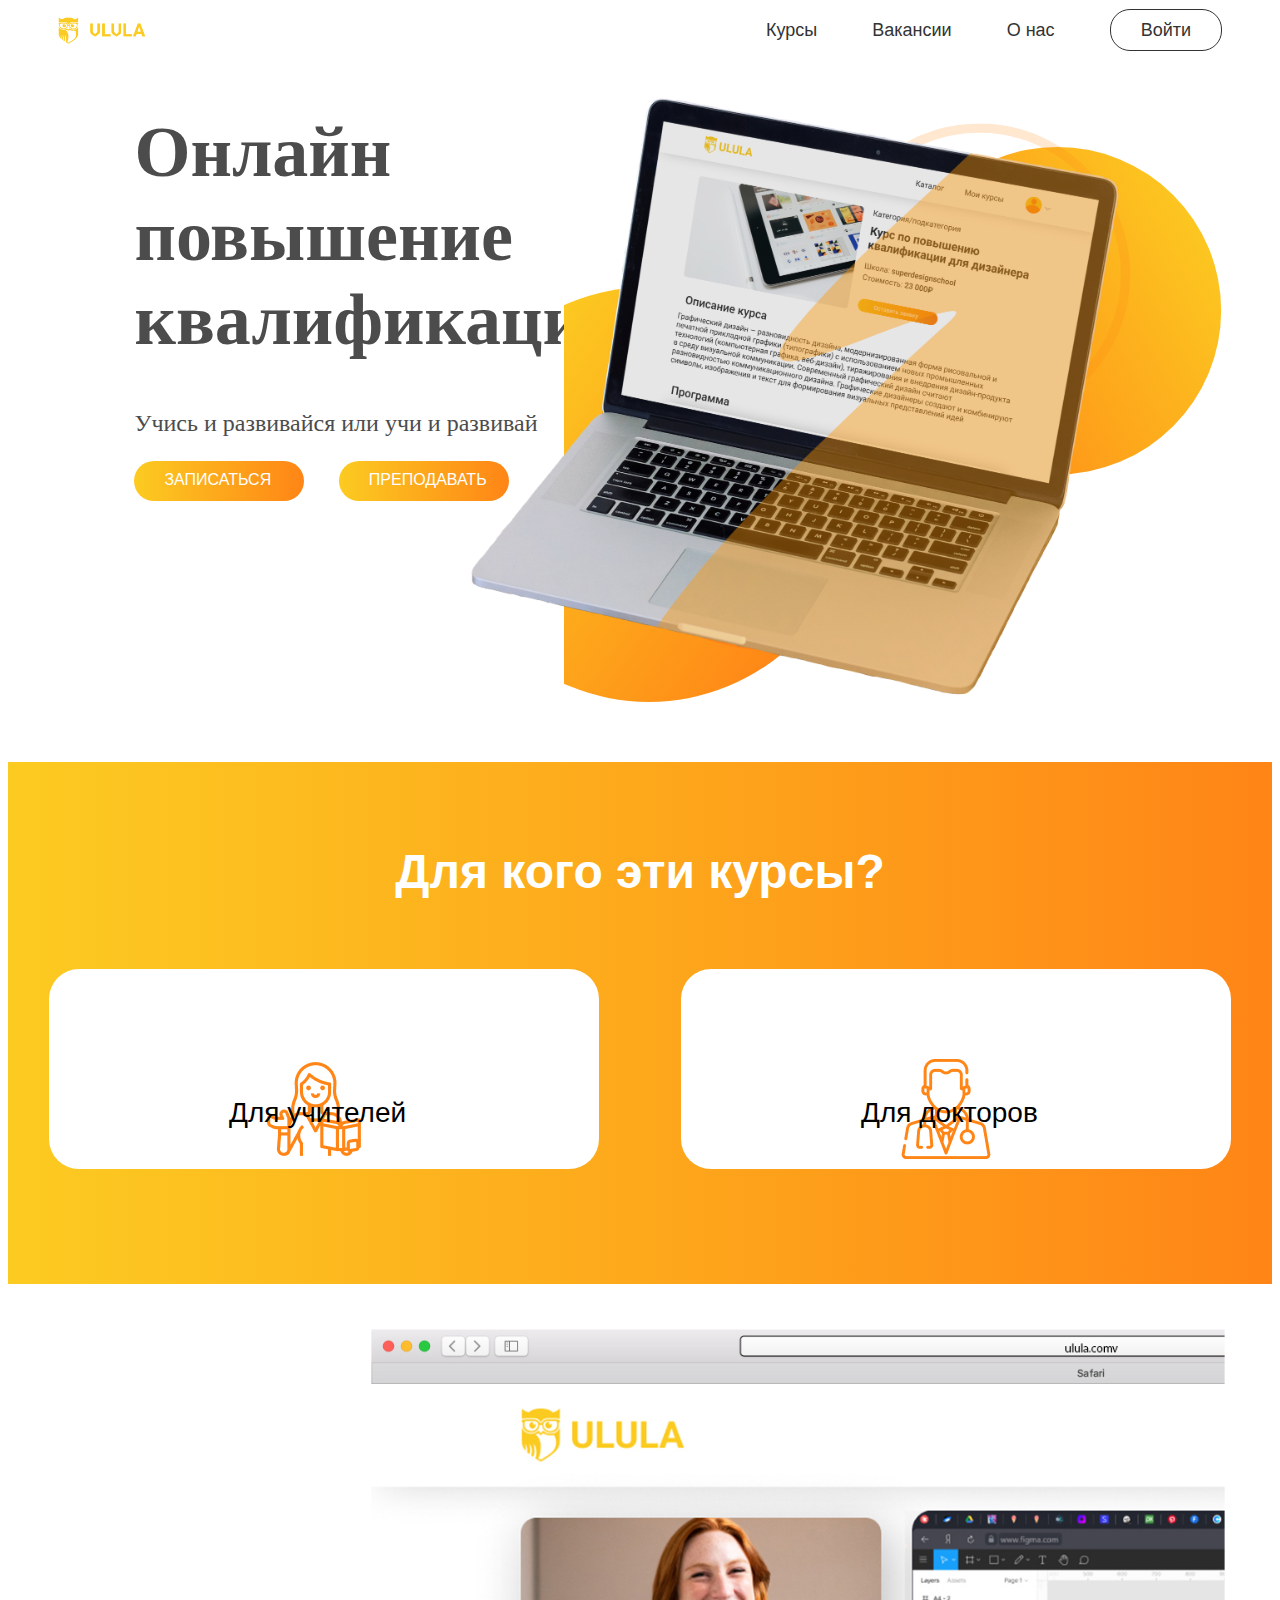
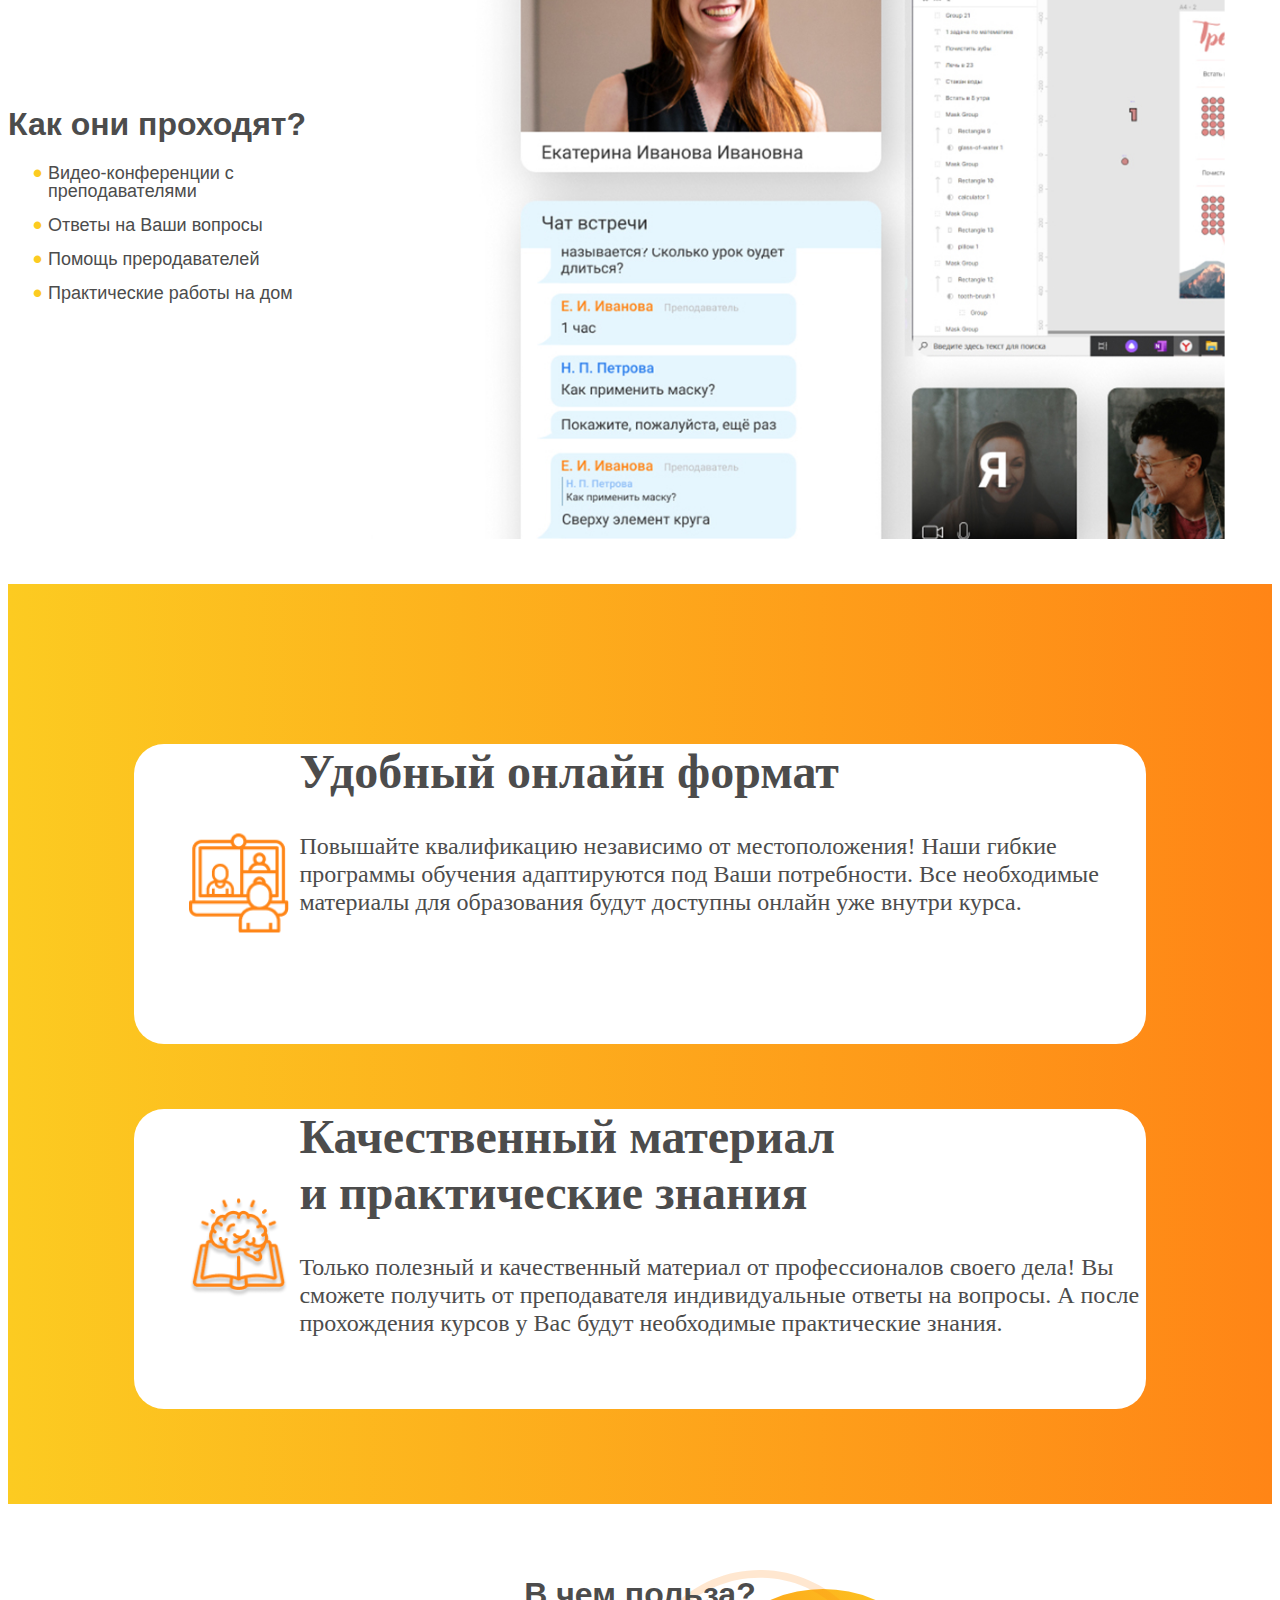
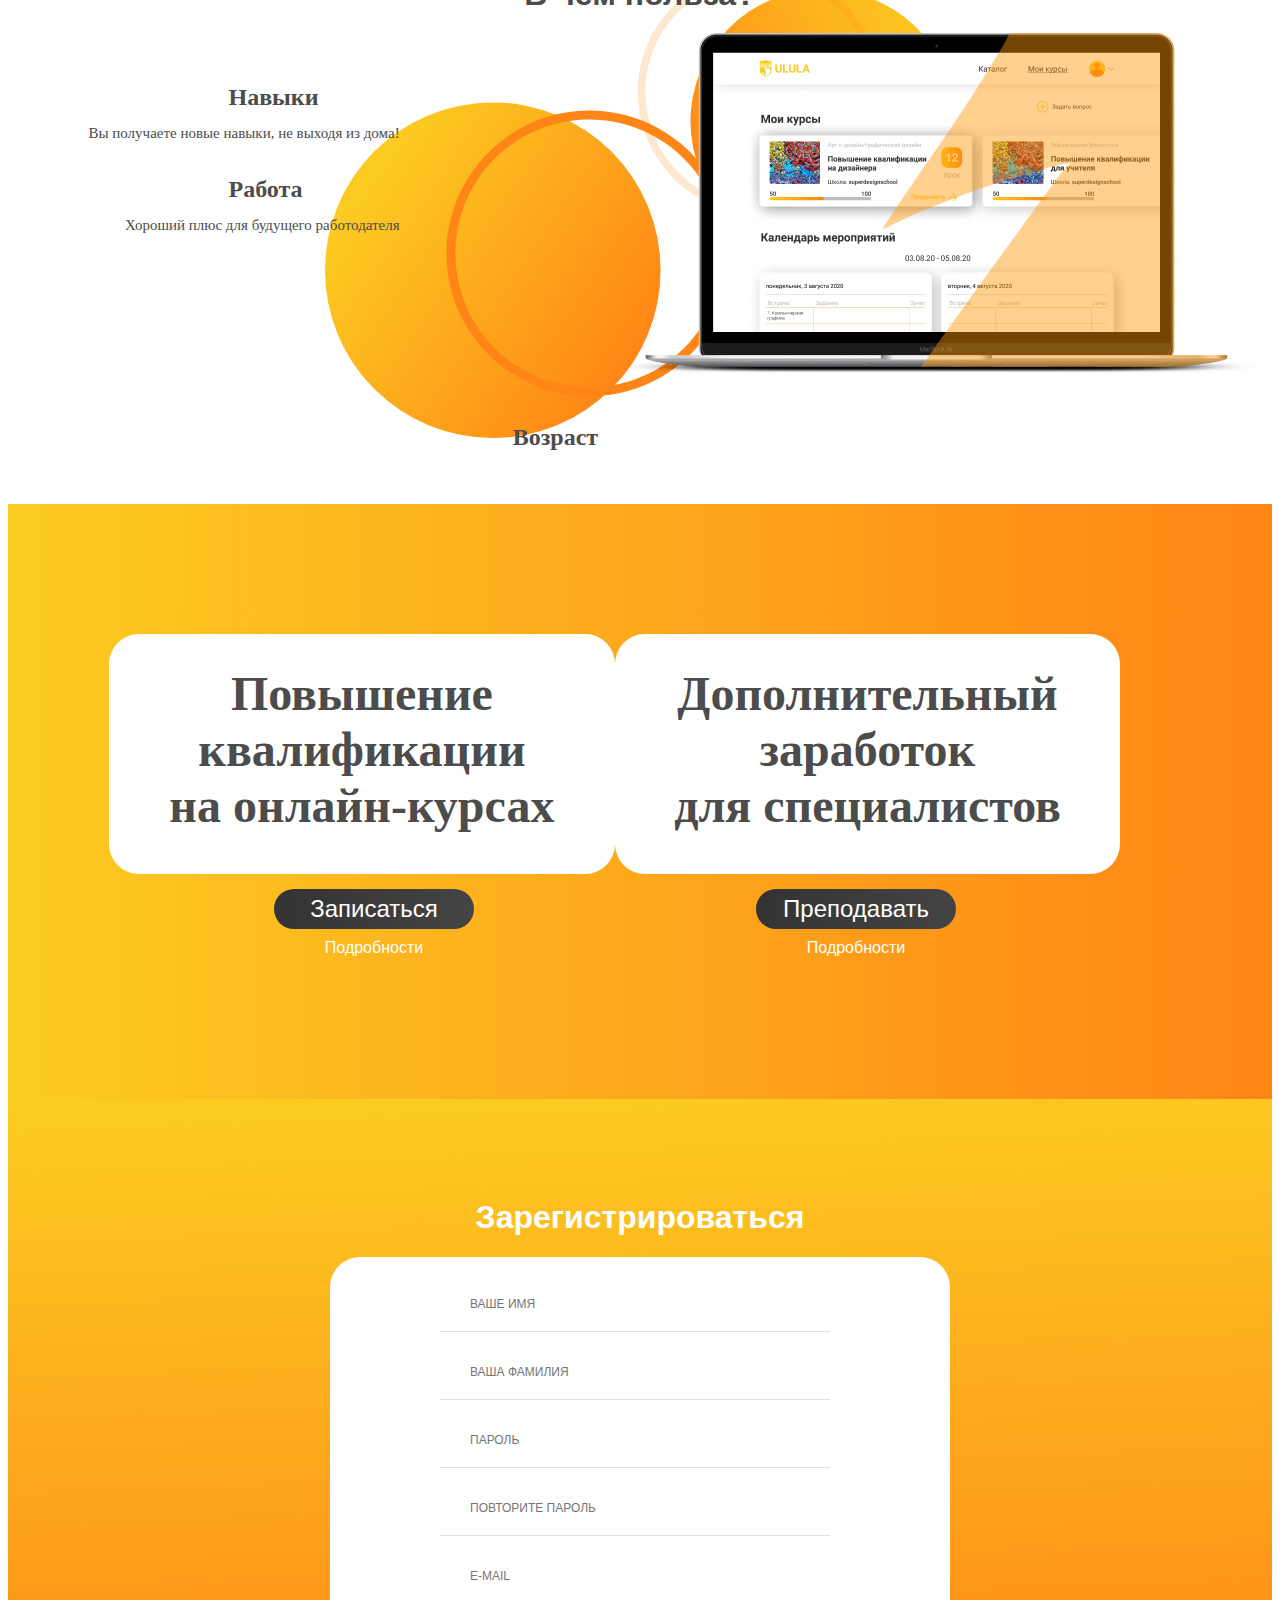
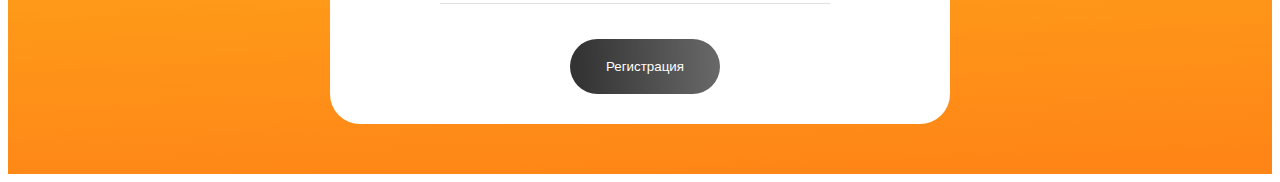
<file: index.html>
<!DOCTYPE html>
<html lang="ru">
<head>
	<meta charset="UTF-8">
	<link rel="stylesheet" href="css/style.css">
	<title>Ulula</title>
</head>
<body>
	<div class="header">
			<div class="wrapper">
				<img src="img/logo_text.png" height="27" />
				<div class="menu">
					<a href="meeting.html" class="a">Курсы</a>
					<a href="#howto" class="a">Вакансии</a>
					<a href="about.html" class="a">О нас</a>
					<a href="account.html" class="enter">Войти</a>
				</div>
			</div>
		</div>
   <div class="block-top">
			<div class="wrapper">
				<div class="left">
                    <h1>Онлайн повышение <br>квалификации </h1>
                    <h3>Учись и развивайся или учи и развивай</h3>
					<a href="#" class="button">ЗАПИСАТЬСЯ</a>
                    <a href="#" class="button">ПРЕПОДАВАТЬ</a>
                    </div>
					<div class="right" style="
        left:50px;
        scale:1.3;
        background:url(img/circles.svg);  
        background-size: 600px;
        background-repeat: no-repeat;
        background-position: right;">
                        <div class="laptop" style="
                        	position: absolute;
                        
        right: 50px;
        scale:1.6;
        width: 700px;
        height: 600px;
        background:url(img/laptop.png);  
        background-size: 600px;
        background-repeat: no-repeat;
        background-position: right;"></div>
				</div>
                </div>
			</div>
    <div class="howto">
			<div class="wrapper">
				<h1>Для кого эти курсы?</h1>
				<div class="items">
					<div class="item">
						<img src="img/teacher.png">
						<h3>Для учителей</h3>
					</div>
					<div class="item">
                        <img src="img/doctor.png">
						<h3>Для докторов</h3>
					</div>
                </div>
        </div>
    </div>
    <div class="browser">
			<div class="wrapper">
				<div class="left">
                    <h1>Как они проходят?</h1>
                    <ul>
                        <li>Видео-конференции с преподавателями</li>
                    </ul>
                    <ul>
                        <li>Ответы на Ваши вопросы</li>
                    </ul>
                    <ul>
                        <li>Помощь преродавателей</li>
                    </ul>
                    <ul>
                        <li>Практические работы на дом</li>
                    </ul>
                    </div>
					<div class="right">
				</div>
                </div>
			</div>
    <div class="what">
			<div class="wrapper">
				<div class="items">
					<div class="item">
                       
                        <img src="img/what1.png">
                        <h1>Удобный онлайн формат</h1>
						<h3>Повышайте квалификацию независимо от местоположения! Наши гибкие программы обучения адаптируются под Ваши потребности. Все необходимые материалы для образования будут доступны онлайн уже внутри курса.</h3>
					</div>
					<div class="item">
                       <img src="img/what2.png">
                        <h1>Качественный материал<br> и практические знания</h1>
						<h3>Только полезный и качественный материал от профессионалов своего дела! Вы сможете получить от преподавателя индивидуальные ответы на вопросы. А после прохождения курсов у Вас будут необходимые практические знания.</h3>
					</div>
                </div>
        </div>
    </div>
    <div class="pluses">
                <h1 class="hh">В чем польза?</h1>
			<div class="wrapper">
				<div class="items">
					<div class="item">
                        <h1>Навыки</h1>
                        <h3>Вы получаете новые навыки, не выходя из дома!</h3>
                        <h1>Работа</h1>
                        <h3>Хороший плюс для будущего работодателя</h3>
					</div>
                    <img src="img/laptop1.png" class="laptop">
					<div class="item2">
                        <h1>Возраст</h1>
                        <h3>Вы получаете образование, вне зависимости от вашего возраста!</h3>
                        <h1>Удобство</h1>
                        <h3>Возможно попросить преподавателя о гибком графике</h3>
					</div>
                </div>
        </div>
    </div>
    <div class="zap">
			<div class="wrapper">
				<div class="items">
					<div class="item" style="right:100px;">
                    <h1>Повышение <br>квалификации<br> на онлайн-курсах</h1>
					</div>
					<div class="item" style="right:100px;">
                        <h1>Дополнительный <br>заработок<br> для специалистов</h1>
					</div>    
                </div>
                <div class="lower">
                    <button style="left: 50px;">Записаться</button>
                    <button style="right: 100px;">Преподавать</button>
                </div>
                <div class="lowlower">
                    <a href="index.html" style="left: 50px;">Подробности</a>
                    <a href="index.html" style="right: 100px;">Подробности</a>
                </div>
    </div>
    </div>
   <div class="reg">
       <h1>Зарегистрироваться</h1>
			<div class="wrapper">
				<div class="right">
                    
					<form name="rightform" method="get" action="">
						<input type="text" name="val1" placeholder="Ваше имя" />
						<input type="text" name="val2" placeholder="Ваша фамилия" />
						<input type="password" name="val3" placeholder="Пароль" />
                        <input type="password" name="val4" placeholder="Повторите пароль" />
						<input type="email" name="val5" placeholder="E-mail" style="margin-bottom: 100px;" />
						<input type="submit" value="Регистрация" class="button" / >
					</form>
				</div>
			</div>
		</div>
   <!--
    <div class="footer">
			<div class="wrapper">
				<img src="img/Logo.png" >
			</div>
		</div>
		-->
</body>
</html>
</file>
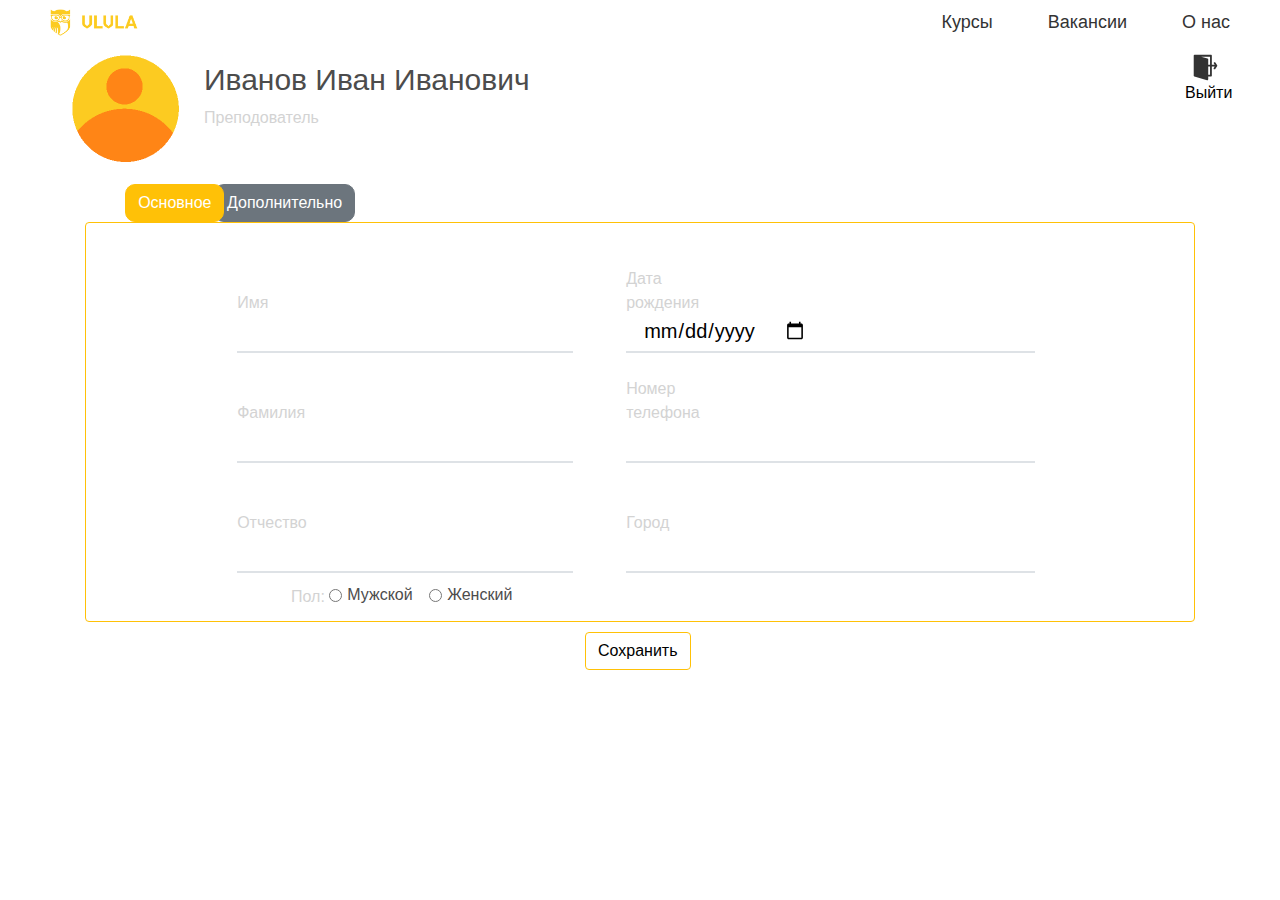
<file: account.html>
<!DOCTYPE html>
<html lang="ru">
  <head>
    <!-- Required meta tags -->
    <meta charset="utf-8">
    <meta name="viewport" content="width=device-width, initial-scale=1, shrink-to-fit=no">
    <title>Ulula</title>
    <!-- Bootstrap CSS -->
    <link rel="stylesheet" href="https://stackpath.bootstrapcdn.com/bootstrap/4.5.2/css/bootstrap.min.css" integrity="sha384-JcKb8q3iqJ61gNV9KGb8thSsNjpSL0n8PARn9HuZOnIxN0hoP+VmmDGMN5t9UJ0Z" crossorigin="anonymous">
    <link rel="stylesheet" href="css/style.css">
  	<style>
		.container button:hover{
			color: white;
		}
	</style>
  </head>
  <body>
    
    <div class="header">
        <div class="wrapper">
            <a href="index.html"><img src="img/logo_text.png" height="27" /></a>
            <div class="menu">
                <a href="meeting.html" class="a">Курсы</a>
                <a href="#howto" class="a">Вакансии</a>
                <a href="about.html" class="a">О нас</a>
            </div>
        </div>
    </div>
    <div class="container">
        <!-- information card -->
        <div class="">
            <div style="position:absolute; margin-left:1100px" >
                <a href="index.html">
                    <img src="img/logout.svg" alt="" class="ml-2">
                   </a> 
                   <p><a href="index.html" class="text-decoration-none;" style="color: black;" >Выйти</a></p>
            </div>
            <div class="row">
                <img src="img/nigger.png" alt="" class="">
                <div class="ml-4 mt-2">
                    <h1  style="font-size: 30px;">Иванов Иван Иванович</h1>
                    <p style="color: lightgray">Преподователь</p>
                </div>
            </div>
            <div class="btn-group" role="group" style="left: 50px;margin-top: 20px;">
	  		 <button type="button" class="btn btn-secondary" style="border-radius: 10px; left: 79px;" >Дополнительно</button>
			
	  		<button type="button" class="btn btn-warning" style="color:white; border-radius: 10px; right: 150px;">Основное</button>
		</div>
		</div>
            <form>
            <div class="col-12 border rounded border-warning wrap" style="height: 400px; border-width: 10px;">
				
					
                 <div style="top: 350px; position: relative; height: 20px; left: 190px; padding-top:10px; padding-bottom: 10px;">
                  <span class="" style="color: lightgrey;left: 10px;">Пол:</span>
                  <div class="form-check form-check-inline">
					  <input class="form-check-input" type="radio" name="inlineRadioOptions" id="inlineRadio1" value="option1">
					  <label class="form-check-label" for="inlineRadio1">Мужской</label>
					</div>
					<div class="form-check form-check-inline">
					  <input class="form-check-input" type="radio" name="inlineRadioOptions" id="inlineRadio2" value="option2">
					  <label class="form-check-label" for="inlineRadio2">Женский</label>
					</div>
					</div>
				<div class="justify-content-xl-center mb-1" style="display: flex;">
				
					<div class="form-group column ">
                <div class="mt-5 mb-3 col-3">
                   
                    <span class="" style="color: lightgrey;">Имя</span>
                    <input type="text" class="border-0 ml-3 " style="font-size:20px">
                    <div class=" border mt-1" style="border:lightgrey; width:500%;"></div>
                  </div>
                  <div class="mt-5 mb-3 col-3">
                    <span class="" style="color: lightgrey;">Фамилия</span>
                    <input type="text" class="border-0 ml-3 " style="font-size:20px">
                    <div class=" border mt-1" style="border:lightgrey; width:500%;"></div>
                  </div>
                  <div class="mt-5 mb-3 col-3">
                    <span class="" style="color: lightgrey;">Отчество</span>
                    <input type="text" class="border-0 ml-3 " style="font-size:20px">
                    <div class=" border mt-1" style="border:lightgrey; width:500%;"></div>
                  </div>
					</div>
					<div class="form-group column wrap" >
						<div class="mt-4 col-3">
                    <span class="" style="color: lightgrey;">Дата рождения</span>
                    <input type="date" class="border-0 ml-3 " style="font-size:20px">
                    <div class=" border mt-1" style="border:lightgrey; width:500%;"></div>
                  </div>
                  <div class="mt-4 mb-3 col-3">
                    <span class="" style="color: lightgrey;">Номер телефона</span>
                    <input type="tel" name="phone" id="phone"  data-format="+7 (ddd) ddd-dddd" value="" pattern="(\+[\d\ \(\)\-]{16})" class="border-0 ml-3 " style="font-size:20px">
                    <div class=" border mt-1" style="border:lightgrey; width:500%;"></div>
                  </div>
                  <div class="mt-5 mb-3 col-3">
                    <span class="" style="color: lightgrey;">Город</span>
                    <input type="text" class="border-0 ml-3 " style="font-size:20px">
                    <div class=" border mt-1" style="border:lightgrey; width:500%;"></div>
                  </div>
					</div>
					</div>		
		</div>
				</form>
		<button type="button" class="btn btn-outline-warning bruh" 
        style="left:500px; position: relative; margin-bottom: 100px; margin-top: 10px; color:black;">Сохранить</button>
        </div>
    <!-- Optional JavaScript -->
    <!-- jQuery first, then Popper.js, then Bootstrap JS -->
    <script src="https://code.jquery.com/jquery-3.5.1.slim.min.js" integrity="sha384-DfXdz2htPH0lsSSs5nCTpuj/zy4C+OGpamoFVy38MVBnE+IbbVYUew+OrCXaRkfj" crossorigin="anonymous"></script>
    <script src="https://cdn.jsdelivr.net/npm/popper.js@1.16.1/dist/umd/popper.min.js" integrity="sha384-9/reFTGAW83EW2RDu2S0VKaIzap3H66lZH81PoYlFhbGU+6BZp6G7niu735Sk7lN" crossorigin="anonymous"></script>
    <script src="https://stackpath.bootstrapcdn.com/bootstrap/4.5.2/js/bootstrap.min.js" integrity="sha384-B4gt1jrGC7Jh4AgTPSdUtOBvfO8shuf57BaghqFfPlYxofvL8/KUEfYiJOMMV+rV" crossorigin="anonymous"></script>
  </body>
</html>
</file>
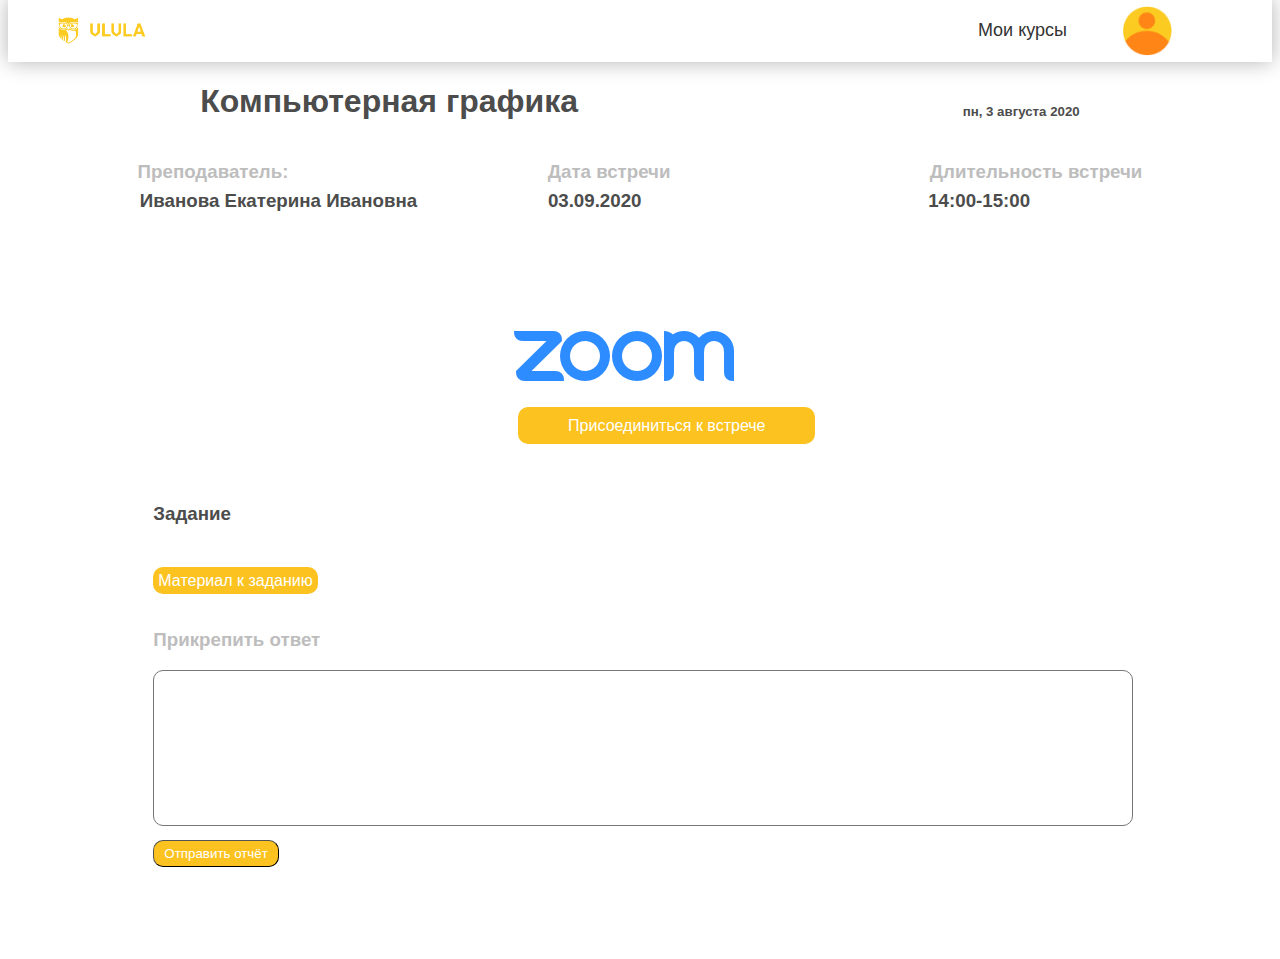
<file: meeting.html>
<!DOCTYPE html>
<html lang="ru">
<head>
	<meta charset="UTF-8">
	<title>Ulula</title>
	<link rel="stylesheet" href="css/meeting.css">
</head>
<body>
	<div class="header">
			<div class="wrapper">
				<img src="img/logo_text.png" height="27" />
				<div class="menu">
					<a href="courses.html" class="a">Мои курсы</a>
					<img src="img/nigger.png" height="50" style="padding-right:50px;"/>
				</div>
			</div>
		</div>
	<div class="textupper">
			<h1>Компьютерная графика</h1>
			<h5>пн, 3 августа 2020</h5>
	</div>
	<div class="textlower">
		<div class="upperwrapper">
			<h3>Преподаватель:</h3>
			<h3>Дата встречи</h3>
			<h3>Длительность встречи</h3>
		</div>
		<div class="lowerwrapper">
			<h3>Иванова Екатерина Ивановна</h3>
			<h3 style="right: 133px; position: relative;">03.09.2020</h3>
			<h3 style="right: 110px; position: relative;">14:00-15:00</h3>
		</div>
	</div>
	<div class="zoom">
			<img src="img/zoom.png">
			<a href="zoom.us">Присоединиться к встрече</a>
	</div>
	<div class="quest">
		<h3>Задание</h3><br>
		<a href="files/aa.pptx">Материал к заданию</a>
	</div>
	<div class="feedback">
		<h3>Прикрепить ответ</h3>
		<textarea></textarea>
		<button>Отправить отчёт</button>
	</div>
</body>
</html>
</file>
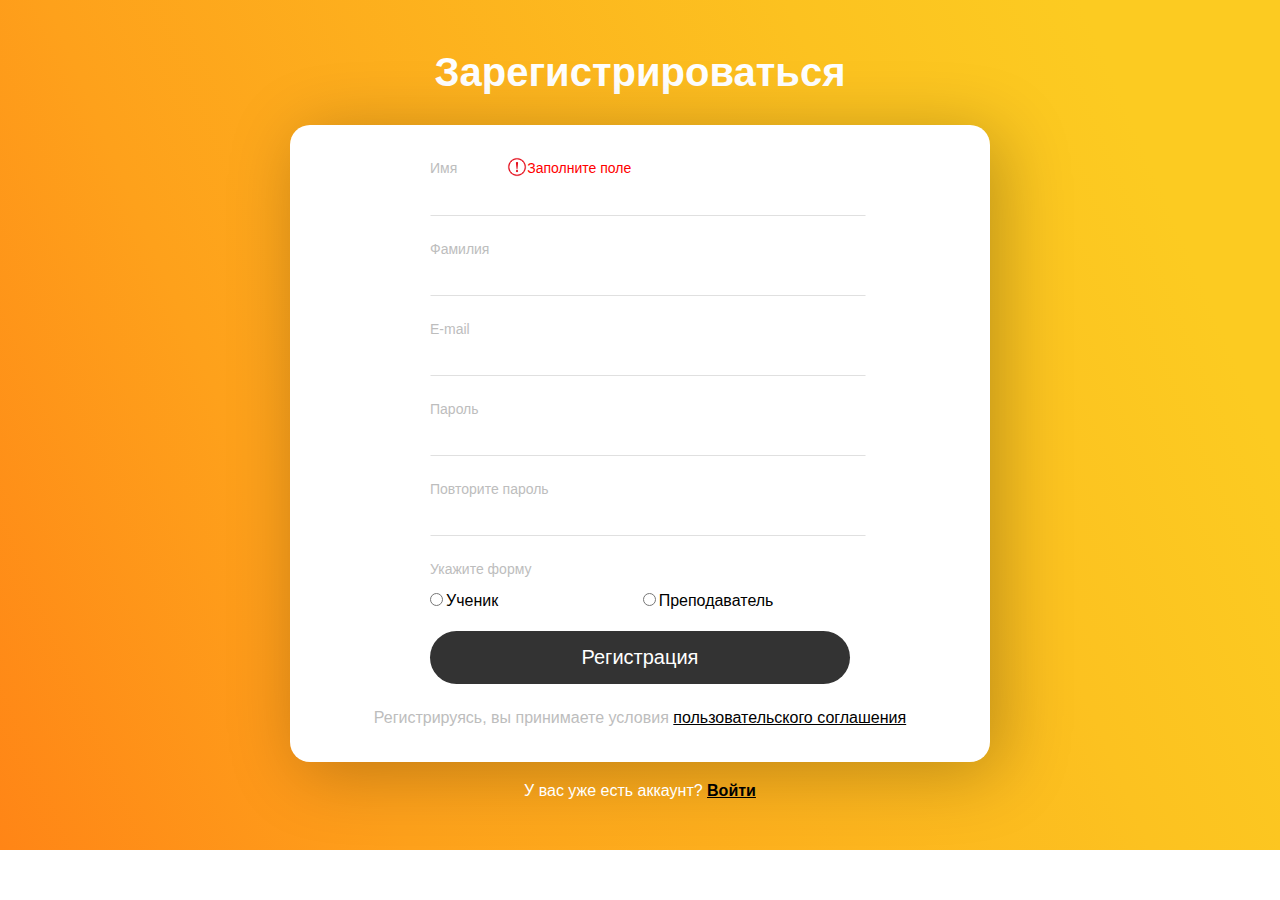
<file: registration.html>
<!DOCTYPE html>
<html>
<head>
	<meta charset="UTF-8">
	<title>Ulula</title>
	<link rel="stylesheet" href="css/registration.css">
</head>
<body>
<div class="reg">
	<i class="fal fa-exclamation-circle"></i>
	<h1>Зарегистрироваться</h1>
	<div class="wrapper">
		<div class="form-area">
			<form name="regform" method="get" action="">
				<div class="d-flex">
					<p>Имя</p>
					<div class="error">
						<img src="img/error.png" style="height: 20px;">
						<p>Заполните поле</p>
					</div>
				</div>
				<input type="text" name="name" placeholder="" class="text" />
				<div class="d-flex">
					<p>Фамилия</p>
					<!-- <div class="error">
						<img src="img/error.png" style="height: 20px;">
						<p>Заполните поле</p>
					</div> -->
				</div>
				<input type="text" name="surname" placeholder="" class="text"/>
				<div class="d-flex">
					<p>E-mail</p>
					<!-- <div class="error">
						<img src="img/error.png" style="height: 20px;">
						<p>Заполните поле</p>
					</div> -->
				</div>
				<input type="email" name="email" placeholder="" class="text"/>
				<div class="d-flex">
					<p>Пароль</p>
					<!-- <div class="error">
						<img src="img/error.png" style="height: 20px;">
						<p>Заполните поле</p>
					</div> -->
				</div>
				<input type="password" name="password" placeholder=""  class="text"/>
				<div class="d-flex">
					<p>Повторите пароль</p>
					<!-- <div class="error">
						<img src="img/error.png" style="height: 20px;">
						<p>Пароли не совпадают</p>
					</div> -->
				</div>
				<input type="password" name="password2" placeholder=""  class="text"/>
				<div class="d-flex">
					<p>Укажите форму</p>
					<!-- <div class="error">
						<img src="img/error.png" style="height: 20px;">
						<p>Выберите вариант</p>
					</div> -->
				</div>
				<div class="radio-area">
					<input type="radio" name="pupilorteacher" value="male" />Ученик
    					<input type="radio" name="pupilorteacher" value="female" />Преподаватель
				</div>
				<input type="submit" value="Регистрация"/>
				<div class="terms">
					<p>Регистрируясь, вы принимаете условия <a href="">пользовательского соглашения</a></p>
				</div>
			</form>
		</div>
	</div>
	<div class="text-center">
		<p>У вас уже есть аккаунт? <a href=""><b>Войти</b></a></p>
	</div>
</div>
</body>
</html>
</file>
<file: css/style.css>
html {scroll-behavior: smooth;
overflow-x:hidden;
overflow-y: scroll;}
body {
	color:#4C4C4C;
	font-family:Roboto, Arial, sans-serif;
	position:relative;
}
.header {
	margin-top:-10px;
	padding: 0 50px;
	height:64px;
	line-height:64px;
}
.header img {vertical-align:middle;}

.header .menu {
	float:right;
	font-size: 18px;
}
.header .menu a, .enter {
	margin-left:50px;
	color: #333333;	
	text-decoration:none;
}
.header .menu .enter{
	padding: 10px 30px;
	width: 30px;
	box-sizing: border-box;
	border: 1px solid #333333;
	border-radius: 20px;
}
.header .menu .enter:hover{
	background: linear-gradient(82.76deg, #333333 9.37%, #666666 88.91%);
	color:white;
    -webkit-transition: all 0.5s ease-in-out;
}
@media screen and (max-width: 880px) {
	.header .menu {
	    font-size: 16px;
	}
	.header .menu a {
		margin-left:15px;
	}
}
.block-top {
    height: ;
}
	.block-top .wrapper {
		display:flex;
		justify-content:center;
        overflow: hidden;
	}
	.block-top .wrapper .left {
		width:40%;
        position: relative;
	}
    .block-top .wrapper .left .button {
    display: inline-block;
    margin-right: 30px;
    text-decoration:none;
    padding: 10px 30px;
	width: 170px;
    height: 40px;
	box-sizing: border-box;
    background: linear-gradient(90deg, #FCCB21 0%, #FF8516 100%);
	border-radius: 20px;
    color:white;
    
}
.block-top .wrapper .left h1{
    
font-family: Roboto;
font-style: normal;
font-weight: bold;
font-size: 72px;
line-height: 84px;
}
    .block-top .wrapper .left h3{
    width: 600px;
    font-family: Roboto;
    font-style: normal;
    font-weight: normal;
    font-size: 24px;
    }
	.block-top .wrapper .right {
		width:40%;
        height: 700px;
}
@media screen and (max-width: 940px) {
	.block-top .icons .item {
		margin-right:5px;
	}
}
        
.howto {
    background:linear-gradient(90deg, #FCCB21 0%, #FF8516 100%);
}
.howto h1{
    color: white;
    font-size: 48px;
    text-align: center;
}
.howto .wrapper {
    padding-top:50px;
	padding-bottom:50px;
}
.howto .items {
    display:flex;
    justify-content: space-around;
    width: 100%;
    margin-top:70px;
}
.howto .items .item {
    border-radius: 30px;
    width:550px;
    height: 200px;
    position:relative;
    margin-bottom:65px;
    background: white;
}	
.howto .items .item img{
	position: relative;
	margin-bottom: 50px;
    left: 160px;
    width:200px;
}
.howto .items .item h3{
	position: relative;
	top:100px;
	left:180px;	
}
.howto .items .item h3 {
    font-weight: normal;
    font-size: 28px;
    color:#000;
}
.howto .items .item p {
    font-size:14px;
}
.browser {
}
	.browser .wrapper {
		display:flex;
		justify-content:center;
        overflow: hidden;
	}
	.browser .wrapper .left {
        top:400px;
		width:30%;
        position: relative;
	}
}
.browser .wrapper .left h1{
color: black;font-family: Roboto;
font-style: normal;
font-weight: bold;
font-size: 48px;
line-height: 56px;
}
    .browser .wrapper .left h3{
    width: 600px;
        font-family: Roboto;
font-style: normal;
font-weight: normal;
font-size: 24px;
line-height: 28px;
    }
.browser .wrapper .left ul {
    list-style-type: none;
}
.browser .wrapper .left ul li {
    font-size: 18px;
    line-height: 18px;
    position: relative;
}
.browser .wrapper .left ul li::before {
    color: #FCCB21;
    content:"\2022";
    font-size: 26px;
    font-weight: 700;
    left: -15px;
    line-height: 18px;
    position: absolute;
    top: 0;
}
	.browser .wrapper .right {
        background: url(../img/browserwindow.jpg);
		width:90%;
        height: 900px;
        scale:0.9;
		background-repeat: no-repeat;	
}
@media screen and (max-width: 940px) {
	.browser .icons .item {
		margin-right:5px;
	}
}
.what {
    background:linear-gradient(90deg, #FCCB21 0%, #FF8516 100%);;	
}
.what .wrapper {
    padding-top:30px;
	padding-bottom:30px;
}
.what .items {
    display: block;
    width: 20%-20%;
    margin-top:130px;
}
.what .items .item {
    left: 10%;
    border-radius: 30px;
    width:80%;
    height: 300px;
    position:relative;
    margin-bottom:65px;
    background: white;
}	
.what .items .item img, .howto .items .item img {
    position: absolute;
    margin-top: 40px;
    margin-left: 5px;
    width:200px;
    scale:0.5;
}
.what .items .item h1{
	position: relative;
	margin-top:10px;
    margin-left: 165px;
    font-family: Roboto;
    font-style: normal;
    font-weight: bold;
    font-size: 48px;
    line-height: 56px;
}
.what .items .item h3{
    margin-left: 165px;
    font-family: Roboto;
font-style: normal;
font-weight: normal;
font-size: 24px;
line-height: 28px;
}
.pluses{
    background-image: url(../img/circles.svg);
    background-repeat: no-repeat;
    background-position: center;
    overflow: hidden;
    height: 500px;
    margin-bottom: 50px;
    margin-top: 50px;
}
.pluses .hh{
	position: relative;
	margin-bottom: 40px;
	text-align: center;
	padding-top: 0px;
}
.pluses .wrapper h1{
    position: relative;
    left:45%;
    bottom: 30px;
}
.pluses .wrapper .items h1{
    font-family: Roboto;
font-style: normal;
font-weight: bold;
font-size: 24px;
line-height: 36px;
    position: relative;
    bottom:-10px;
}
.pluses .wrapper .items .item h1{
   right:80px;
}
.pluses .wrapper .items .item2 h1{
   left:80px;
}
.pluses .wrapper  h3{
    font-family: Roboto;
font-style: normal;
font-weight: normal;
font-size: 15px;
line-height: 24px;
}
.pluses .wrapper .item h3{
    text-align: right;
    right:80px;
}

.pluses .wrapper .item2 h3{
    text-align: left;
}
.pluses .wrapper .items .laptop{
    top:-20px;
    left:60px;
    position: relative;
}
.pluses .wrapper .items{
    display:flex;
    flex-direction: row;
    flex-wrap: wrap;
    justify-content: space-around;
    width: 20%-20%;
}
@media screen and(max-width: 1400px){
	.pluses .wrapper{
		display:none;
	}
}
.zap {
    background:linear-gradient(90deg, #FCCB21 0%, #FF8516 100%);;	
}
.zap .wrapper {
    padding-top:30px;
    margin-bottom: -30px;
}
.zap .items {
    display: flex;
    justify-content: space-around;
    width: 80%;
    margin-top:100px;
    margin-bottom: 100px;
}
.zap a{
    color:white;
    margin-top:10px;
    position: relative;
    text-decoration: none;
}
.zap .items .item {
    text-align: center;
    left: 10%;
    border-radius: 30px;
    width:550px;
    height: 240px;
    position:relative;
    margin-bottom:65px;
    background: white;
}
.zap .items .item h1{
	position: relative;
    font-family: Roboto;
    font-style: normal;
    font-weight: bold;
    font-size: 48px;
    line-height: 56px;
}
.zap .wrapper .lower{
    position: relative;
    height: 100%;
    display: flex;
    justify-content: space-around;
    width:100%;
    bottom: 150px;
}
.zap .wrapper .lowlower{
    position: relative;
    height: 100%;
    display: flex;
    justify-content: space-around;
    width:100%;
    bottom: 150px;
}
.zap button{
    border:none;
    position: relative;
    color:white;  
    font-size: 24px;
    line-height: 28px;
    background: linear-gradient(90deg, #333333 0%, #444444 100%);
    border-radius: 30px;
    width: 200px;
    height: 40px;
}
.reg {background: linear-gradient(177.86deg, #FCCB21 1.72%, #FF8516 98.2%);}
.reg h1{
    position: relative;
    top:100px;
    color:white;
    text-align: center;
}
	.reg .wrapper {
        padding-top: 50px;
		display:flex;
		justify-content:center;
		width:100%;
	}
	.reg .right {
        border-radius: 30px;
        padding: 20px 10px;
        height: 100%;
        margin-top: 50px;
        margin-bottom: 50px;
		width:600px; 
        background-color: white;
	}
	
	@media screen and (max-width: 800px) {
		.reg .wrapper {
			display:block;
		}
		.reg .right {
			width:100%;
		}
	}
		.reg input:not(.button) {
			margin-left: 100px;
			border:none;
			border-bottom: 1px solid #e0e0e0;
			font-size: 12px;
			color: #888888;
			padding:20px 30px;
			text-transform:uppercase;
			margin-bottom:13px;
			width:55%;
		}
		.reg input:hover:not(.button) {
			border: 1px solid #02A3FF;
		}
		.reg input:focus:not(.button) {
			border: 1px solid #02A3FF;
			outline: #02A3FF auto 1px;
		}
			.reg .button {
                border:none;
                margin-left: -260px;
                margin-top: 90px;
                color:white;
                width: 150px;
                position: absolute;
                padding: 20px 20px;
                border-radius: 30px;
                background: linear-gradient(88.1deg, #333333 5.11%, #696969 100%);
				
			}
.footer {
	height:444px;
	line-height:64px;
	background: #FF8516
}
		.footer img {
            margin-top: 150px;
            margin-left: 250px;
}
</file>
<file: css/meeting.css>
html {scroll-behavior: smooth;}
body {
	color:#4C4C4C;
	font-family:Roboto, Arial, sans-serif;
	position:relative;
}
.header {
	width: 100%;
	margin-top:-10px;
	height:64px;
	line-height:64px;
	box-shadow: 0 0 20px rgba(0,0,0,0.3);
}
.header .wrapper{
	padding: 0 50px;
}
.header img {vertical-align:middle;}

.header .menu {
	float:right;
	font-size: 18px;
}
.header .menu a, .enter {
	margin-left:50px;
	padding-right: 50px;
	color: #333333;	
	text-decoration:none;
}
.header .menu .enter{
	padding: 10px 30px;
	width: 30px;
	box-sizing: border-box;
	border: 1px solid #333333;
	border-radius: 20px;
}
.header .menu .enter:hover{
	background: linear-gradient(82.76deg, #333333 9.37%, #666666 88.91%);
	color:white;
    -webkit-transition: all 0.5s ease-in-out;
}
@media screen and (max-width: 880px) {
	.header .menu {
	    font-size: 16px;
	}
	.header .menu a {
		margin-left:15px;
	}
}
.textupper{
	display: flex;
	flex-direction: row;
	justify-content: space-around
}
.textupper h5{
	position: relative;
	top:20px;
}
.textlower{
	width: 100%;
}
.textlower .upperwrapper{
	width: 100%;
	position: relative;
	color:#BDBDBD;
	display: flex;
	flex-direction: row;
	justify-content: space-around;
}
.textlower .lowerwrapper{
	margin-top: -30px;
	width: 100%;
	position: relative;
	display: flex;
	flex-direction: row;
	justify-content: space-around;
}
.zoom img{
	top:100px;
	left:40%;
	position: relative;
}
.zoom a{
	position: relative;
	left:22.6%;
	top:150px;
	color:white;
	text-decoration: none;
	padding: 10px 50px;
	background-color: #FCC220;
	border-width: 10px;
	border-radius: 10px;
}
.quest{
	padding-left: 11.5%;
	width: 80%;
	top:200px;
	position: relative;
}
.quest h5{
	font-family: Roboto;
	font-style: normal;
	font-weight: 300;
	font-size: 24px;
	line-height: 28px;
}
.quest a{
	position: relative;
	top:10px;
	color:white;
	text-decoration: none;
	padding: 5px;
	background-color: #FCC220;
	border-width: 10px;
	border-radius: 10px;
}
.feedback{
	padding-left: 11.5%;
	position: relative;
	top:230px;
	width: 77%;
	padding-bottom: 100px;
}
.feedback h3{
	color:#BDBDBD;
}
.feedback textarea{
	width: 100%;
	border-radius: 10px;
	height: 150px;
	border-width: 1px;
	resize: none;
}
.feedback button{
	position: relative;
	top:10px;
	background-color: #FCC220;
	color:white;
	padding-top: 5px;
	padding-bottom: 5px;
	padding-left: 10px;
	padding-right: 10px;
	background-color: #FCC220;
	border-width: 1px;
	border-radius: 10px;
}
</file>
<file: css/registration.css>
body{
	margin: 0; 
	padding: 0;
	font-family: Roboto, Arial, sans-serif;
	font-style: normal;
}
a{
	color: black;
}
.d-flex{
	display: flex;
}
.text-center{
	text-align: center;
}
.reg {
	background: linear-gradient(246.74deg, #FCCB21 12.06%, #FCC220 29.93%, #FEA11B 74.88%, #FF8516 100%);
	padding-top: 50px;
}
.reg h1{
	color:white;
	text-align: center;
	font-size: 40px;
	margin-top: 0;
	margin-bottom: 10px;
}
	.reg .wrapper {
		display:flex;
		justify-content:center;
		width:100%;
	}
	.reg .form-area {
		border-radius: 20px;
		padding: 35px 0px;
		height: 100%;
		margin-top: 20px;
		width:700px; 
		background-color: white;
		box-shadow: 10px 10px 70px rgba(0, 0, 0, 0.25);
	}
		.reg .form-area div:not([class=terms]):not([class=error]):not([class=radio-area]){
			color: #BDBDBD;
			margin: 0 0 0 20%;
			font-size: 14px;
		}
		.reg .form-area p {
			margin: 0;
			padding: 0;
		}
		.reg .form-area input {
			margin-left: 20%;
			margin-bottom: 25px;
		}
		.reg .form-area .d-flex {
			width: 100%;
		}
		.reg .form-area .text {
			width: 60%;
			border: 1px solid transparent;
			border-bottom: 1px solid #e0e0e0;
			font-size: 12px;
			color: black;
			padding: 7px 7px;
			font-size: 20px;
		}
		.reg .form-area .text:hover {
			border: 1px solid #02A3FF;
		}
		.reg .form-area .text:focus {
			border: 1px solid #02A3FF;
			outline: #02A3FF auto 1px;
		}
		.reg .form-area .radio-area{
			margin-top: 13px;
		}
		.reg .form-area .d-flex .error {
			display: flex;
			color: red;
			margin-left: 50px;
		}
		.reg .form-area .d-flex .error img{
			height: 20px;
			margin-top: -3px;
		}
		.reg .form-area input[type=submit] {
			border:none;
			color:white;
			width: 60%;
			padding: 15px 10px;
			font-size: 20px;
			background: linear-gradient(88.1deg, #333333 5.11%, #333333 100%);
			border-radius: 30px;
		}
		.reg .form-area .terms p{
			color: #BDBDBD;
			text-align: center;
		}
	.reg .text-center p:not(.terms){
		margin-top: 20px;
		padding-bottom: 50px;
		color: white;
	}
@media screen and (max-width: 600px) {
	.reg .wrapper {
		display:block;
	}
	.reg .form-area {
		width:100%;
	}
	.reg h1{
		font-size: 30px;
	}
}
</file>
